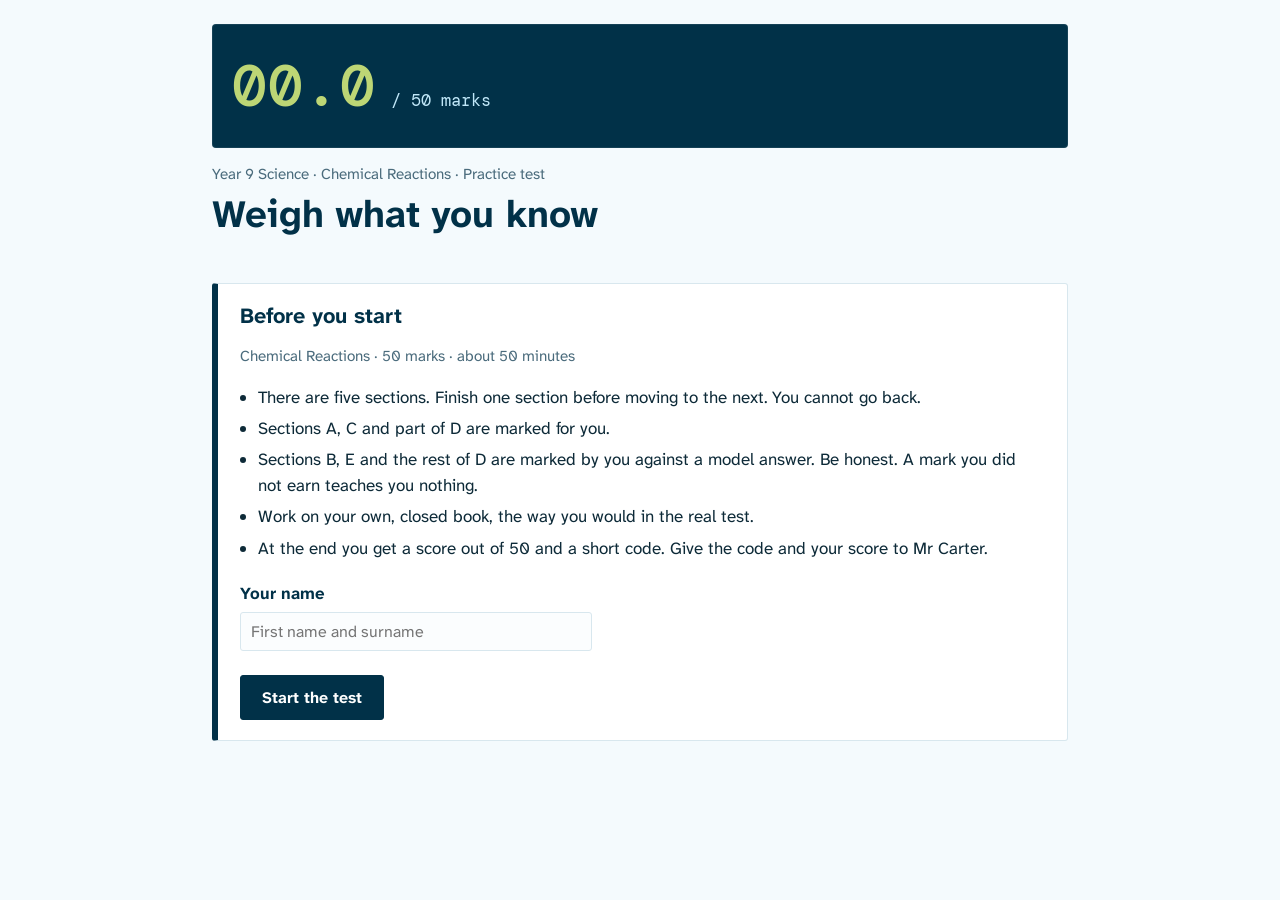
<file: index.html>
<!DOCTYPE html>
<html lang="en-AU">
<head>
<meta charset="utf-8">
<meta name="viewport" content="width=device-width, initial-scale=1">
<title>Chemical Reactions Practice Test — Year 9 Science</title>
<link rel="preconnect" href="https://fonts.googleapis.com">
<link rel="preconnect" href="https://fonts.gstatic.com" crossorigin>
<link href="https://fonts.googleapis.com/css2?family=Atkinson+Hyperlegible+Next:ital,wght@0,400;0,600;0,700;1,400&family=DM+Mono:wght@400;500&display=swap" rel="stylesheet">
<style>
:root{
  --teal:#013148;
  --teal-mid:#0a4a68;
  --lime:#BDD675;
  --coral:#F46E63;
  --pink:#F38C9F;
  --sky:#C0E7F8;
  --sage:#7AC698;
  --paper:#F4FAFD;
  --card:#ffffff;
  --ink:#0d2a38;
  --muted:#4a6b7c;
  --rule:#d8e7ee;
  --accent:var(--sky);
}
*{box-sizing:border-box}
html{-webkit-text-size-adjust:100%}
body{
  margin:0;
  background:var(--paper);
  color:var(--ink);
  font-family:"Atkinson Hyperlegible Next",system-ui,sans-serif;
  font-size:17px;
  line-height:1.55;
}
.wrap{max-width:56rem;margin:0 auto;padding:1.5rem 1.25rem 5rem}
h1,h2,h3{line-height:1.2;margin:0}

/* ---------- readout ---------- */
.readout{
  background:var(--teal);
  border-radius:4px;
  padding:1.1rem 1.25rem;
  display:flex;
  align-items:baseline;
  gap:.9rem;
  flex-wrap:wrap;
  box-shadow:inset 0 0 0 1px rgba(255,255,255,.08);
}
.readout .digits{
  font-family:"DM Mono",ui-monospace,monospace;
  font-size:clamp(2.4rem,9vw,3.6rem);
  font-weight:500;
  color:var(--lime);
  letter-spacing:.02em;
}
.readout .unit{
  font-family:"DM Mono",ui-monospace,monospace;
  color:var(--sky);
  font-size:1.05rem;
}
.readout .tag{
  margin-left:auto;
  color:#9dc4d6;
  font-size:.85rem;
  font-family:"DM Mono",ui-monospace,monospace;
}

/* ---------- masthead ---------- */
header.mast{margin:0 0 1.75rem}
header.mast .kicker{color:var(--muted);font-size:.95rem;margin:.9rem 0 .3rem}
header.mast h1{font-size:clamp(1.7rem,5vw,2.4rem);color:var(--teal);font-weight:700}

/* ---------- panels ---------- */
.panel{
  background:var(--card);
  border:1px solid var(--rule);
  border-left:6px solid var(--accent);
  border-radius:3px;
  padding:1.25rem 1.4rem;
  margin:0 0 1.25rem;
}
.panel h2{font-size:1.35rem;color:var(--teal);margin-bottom:.15rem}
.panel h3{font-size:1.05rem;color:var(--teal);margin:1.4rem 0 .5rem}
.panel .sub{color:var(--muted);font-size:.95rem}
ul.plain{margin:.6rem 0 0;padding-left:1.1rem}
ul.plain li{margin:.3rem 0}

/* ---------- progress ---------- */
.progress{display:flex;gap:.4rem;margin:0 0 1.1rem;flex-wrap:wrap}
.progress .step{
  flex:1 1 4rem;
  border:1px solid var(--rule);
  background:#fff;
  border-radius:2px;
  padding:.35rem .5rem;
  font-size:.8rem;
  color:var(--muted);
  text-align:center;
}
.progress .step.done{background:var(--teal);color:#fff;border-color:var(--teal)}
.progress .step.now{background:var(--lime);border-color:#9dba52;color:var(--teal);font-weight:700}

/* ---------- questions ---------- */
.q{padding:1.1rem 0;border-top:1px solid var(--rule)}
.q:first-of-type{border-top:0}
.q .stem{display:flex;gap:.7rem;align-items:flex-start}
.q .num{
  font-family:"DM Mono",ui-monospace,monospace;
  color:var(--teal);
  font-weight:500;
  min-width:1.9rem;
}
.q .marks{color:var(--muted);font-size:.85rem;white-space:nowrap;margin-left:auto;padding-left:.6rem}
.opts{margin:.6rem 0 0 2.6rem;display:grid;gap:.35rem}
.opt{display:flex;gap:.6rem;align-items:flex-start;padding:.4rem .55rem;border-radius:3px;cursor:pointer}
.opt:hover{background:#eef7fb}
.opt input{margin-top:.35rem;accent-color:var(--teal);width:1.05rem;height:1.05rem;flex:none}
.opt.correct{background:#e8f5ec;box-shadow:inset 3px 0 0 var(--sage)}
.opt.wrong{background:#fdecea;box-shadow:inset 3px 0 0 var(--coral)}
textarea{
  width:100%;margin:.6rem 0 0;padding:.7rem .8rem;
  border:1px solid var(--rule);border-radius:3px;
  font-family:inherit;font-size:1rem;line-height:1.5;background:#fbfdfe;color:var(--ink);
  resize:vertical;min-height:5.5rem;
}
input[type=text],input[type=number]{
  padding:.5rem .6rem;border:1px solid var(--rule);border-radius:3px;
  font-family:inherit;font-size:1rem;background:#fbfdfe;color:var(--ink);
}
textarea:focus,input:focus,button:focus-visible,.opt:focus-within{outline:3px solid var(--teal);outline-offset:2px}

/* ---------- balancing ---------- */
.eq{margin:.7rem 0 0 2.6rem;display:flex;flex-wrap:wrap;align-items:center;gap:.4rem;font-size:1.15rem}
.eq input{width:3.1rem;text-align:center;font-family:"DM Mono",ui-monospace,monospace}
.eq .arrow{color:var(--teal);padding:0 .2rem}
.eq.correct input{border-color:var(--sage);background:#eef8f1}
.eq.wrong input{border-color:var(--coral);background:#fdf0ef}

/* ---------- data table ---------- */
table.data{border-collapse:collapse;margin:.9rem 0 0;width:100%;font-size:.95rem}
table.data th,table.data td{border:1px solid var(--rule);padding:.45rem .6rem;text-align:left}
table.data th{background:#eef7fb;color:var(--teal)}
table.data td:first-child{font-family:"DM Mono",ui-monospace,monospace}

/* ---------- self marking ---------- */
.model{
  margin:.7rem 0 0 2.6rem;background:#f3f9f5;border-left:4px solid var(--sage);
  padding:.7rem .9rem;border-radius:0 3px 3px 0;font-size:.97rem;
}
.model strong{color:var(--teal)}
.marker{margin:.7rem 0 0 2.6rem;display:flex;gap:.45rem;align-items:center;flex-wrap:wrap}
.marker .lab{font-size:.9rem;color:var(--muted);margin-right:.2rem}
.marker button{
  font-family:"DM Mono",ui-monospace,monospace;font-size:1rem;
  min-width:2.5rem;padding:.35rem .5rem;cursor:pointer;
  border:1px solid var(--rule);background:#fff;color:var(--ink);border-radius:3px;
}
.marker button[aria-pressed=true]{background:var(--teal);color:#fff;border-color:var(--teal)}
.fb{margin:.55rem 0 0 2.6rem;font-size:.95rem;font-weight:600}
.fb.ok{color:#2f7a4d}
.fb.no{color:#c0392b}
.hidden{display:none}

/* ---------- buttons ---------- */
.actions{display:flex;gap:.7rem;flex-wrap:wrap;margin:1.5rem 0 0}
.btn{
  font-family:inherit;font-size:1rem;font-weight:700;
  padding:.7rem 1.3rem;border-radius:3px;cursor:pointer;border:1px solid var(--teal);
  background:var(--teal);color:#fff;
}
.btn:hover{background:var(--teal-mid)}
.btn.ghost{background:#fff;color:var(--teal)}
.btn.ghost:hover{background:#eef7fb}
.btn:disabled{opacity:.45;cursor:not-allowed}

/* ---------- results ---------- */
.scoretable{border-collapse:collapse;width:100%;margin:1.1rem 0 0}
.scoretable th,.scoretable td{border-bottom:1px solid var(--rule);padding:.55rem .4rem;text-align:left}
.scoretable th{color:var(--teal);font-size:.9rem}
.scoretable td.n{font-family:"DM Mono",ui-monospace,monospace;text-align:right;white-space:nowrap}
.scoretable tr.total td{font-weight:700;border-top:2px solid var(--teal);border-bottom:0}
.code{
  margin:1.3rem 0 0;background:var(--teal);color:#fff;border-radius:4px;padding:1rem 1.2rem;
}
.code .val{font-family:"DM Mono",ui-monospace,monospace;font-size:2rem;color:var(--lime);letter-spacing:.12em}
.code p{margin:.4rem 0 0;font-size:.93rem;color:#bcd9e6}
.timer{font-family:"DM Mono",ui-monospace,monospace;color:var(--muted);font-size:.9rem}

@media (max-width:520px){
  .opts,.eq,.model,.marker,.fb{margin-left:0}
  body{font-size:16px}
}
@media (prefers-reduced-motion:no-preference){
  .panel{animation:rise .25s ease-out}
  @keyframes rise{from{opacity:0;transform:translateY(6px)}to{opacity:1;transform:none}}
}
@media print{
  .actions,.progress{display:none}
  body{background:#fff}
}
</style>
</head>
<body>
<div class="wrap">

<header class="mast">
  <div class="readout">
    <span class="digits" id="readout">00.0</span>
    <span class="unit">/ 50 marks</span>
    <span class="tag" id="timer"></span>
  </div>
  <p class="kicker">Year 9 Science · Chemical Reactions · Practice test</p>
  <h1>Weigh what you know</h1>
</header>

<div class="progress" id="progress" hidden></div>
<main id="main"></main>

</div>

<script>
"use strict";

/* ============ content ============ */

const SECTIONS = [
  {
    id:"A", title:"Section A — Multiple choice", accent:"var(--lime)",
    blurb:"Choose the best answer. One mark each.", marks:10,
    items:[
      {t:"mc", q:"A substance made of two or more different elements chemically joined together is called:",
       opts:["a mixture","an element","a compound","a solution"], a:2, m:1},
      {t:"mc", q:"Which of the following is an element?",
       opts:["NaCl","Fe","CO<sub>2</sub>","Air"], a:1, m:1},
      {t:"mc", q:"How many atoms in total are in one unit of Ca(NO<sub>3</sub>)<sub>2</sub>?",
       opts:["5","6","9","11"], a:2, m:1},
      {t:"mc", q:"How many oxygen atoms are in Al<sub>2</sub>(SO<sub>4</sub>)<sub>3</sub>?",
       opts:["4","7","9","12"], a:3, m:1},
      {t:"mc", q:"Which of the following is a chemical change?",
       opts:["Crushing chalk into powder","Iron rusting in damp air","Boiling water in a kettle","Dissolving sugar in tea"], a:1, m:1},
      {t:"mc", q:"Which observation is the strongest evidence that a chemical reaction has occurred?",
       opts:["A solid dissolving to make a clear solution","Steam rising from a hot beaker","A new gas bubbling out of a mixture that also gets hot","A liquid changing shape when it is poured"], a:2, m:1},
      {t:"mc", q:"In the equation 2Na + Cl<sub>2</sub> → 2NaCl, the product is:",
       opts:["Na only","Cl<sub>2</sub> only","2Na and Cl<sub>2</sub>","2NaCl"], a:3, m:1},
      {t:"mc", q:"The state symbol (s) tells you the substance is:",
       opts:["a solid","dissolved in water","a gas","a pure liquid"], a:0, m:1},
      {t:"mc", q:"Iron wool is heated in an open crucible sitting on a balance. It glows and turns black. The balance reading will:",
       opts:["increase","decrease","stay the same","decrease then increase"], a:0, m:1},
      {t:"mc", q:"When you balance an equation, which part of a formula must you never change?",
       opts:["the coefficient in front","the subscripts inside","the state symbol","the arrow"], a:1, m:1}
    ]
  },
  {
    id:"B", title:"Section B — Short answer", accent:"var(--coral)",
    blurb:"Write your answer, then mark yourself against the model answer. 14 marks.", marks:14,
    items:[
      {t:"self", q:"Explain the difference between an element and a compound.", m:2,
       model:"An element contains only one type of atom and cannot be broken down into anything simpler by a chemical reaction (for example copper, Cu). A compound contains two or more different elements chemically bonded together in fixed proportions, and it can be broken down chemically into its elements (for example water, H<sub>2</sub>O).",
       guide:"1 mark for each idea, clearly stated. An example on its own does not earn the mark."},
      {t:"self", q:"State how many atoms of each element are in Mg(NO<sub>3</sub>)<sub>2</sub>.", m:2,
       model:"Magnesium: 1. Nitrogen: 2. Oxygen: 6. The subscript 2 outside the bracket multiplies everything inside it.",
       guide:"2 marks for all three correct. 1 mark for one error. 0 for two or more errors."},
      {t:"self", q:"Define a chemical change and give one example.", m:2,
       model:"A chemical change produces one or more new substances with different properties, and it is usually difficult to reverse. Example: burning methane in a Bunsen burner produces carbon dioxide and water.",
       guide:"1 mark for the definition mentioning new substances, 1 mark for a valid example."},
      {t:"self", q:"List four observable signs that a chemical reaction has occurred.", m:2,
       model:"Any four of: a colour change, a gas produced (bubbling or fizzing), a precipitate (solid) forming, a temperature change, light or sound produced, a new smell.",
       guide:"2 marks for four correct signs, 1 mark for two or three, 0 for one."},
      {t:"self", q:"Explain the difference between the state symbols (g) and (aq).", m:3,
       model:"(g) means the substance is a gas: its particles are spread far apart and move freely, filling whatever container it is in. (aq) means aqueous: the substance is dissolved in water, so its particles are mixed among the water particles. A substance labelled (aq) is not a gas, and it is not pure water either, it is a solution.",
       guide:"1 mark for gas explained, 1 mark for dissolved in water explained, 1 mark for making the contrast clear."},
      {t:"self", q:"State the law of conservation of mass, then explain in terms of atoms why it must be true.", m:3,
       model:"The law of conservation of mass says that in a chemical reaction the total mass of the reactants equals the total mass of the products. Mass is not created or destroyed. This must be true because a reaction only rearranges atoms: the bonds between atoms break and new bonds form, but no atom disappears and no new atom appears. The same atoms are present before and after, so the total mass is unchanged.",
       guide:"1 mark for stating the law, 1 mark for atoms being rearranged not created or destroyed, 1 mark for linking the same atoms to the same total mass."}
    ]
  },
  {
    id:"C", title:"Section C — Balancing equations", accent:"var(--sky)",
    blurb:"Type a coefficient in every box. Use 1 where no extra number is needed. 2 marks each.", marks:8,
    items:[
      {t:"bal", m:2, parts:["N<sub>2</sub>","H<sub>2</sub>"], prods:["NH<sub>3</sub>"], a:[1,3,2]},
      {t:"bal", m:2, parts:["Na","Cl<sub>2</sub>"], prods:["NaCl"], a:[2,1,2]},
      {t:"bal", m:2, parts:["C<sub>3</sub>H<sub>8</sub>","O<sub>2</sub>"], prods:["CO<sub>2</sub>","H<sub>2</sub>O"], a:[1,5,3,4]},
      {t:"bal", m:2, parts:["Fe","O<sub>2</sub>"], prods:["Fe<sub>2</sub>O<sub>3</sub>"], a:[4,3,2]}
    ]
  },
  {
    id:"D", title:"Section D — Practical and data", accent:"var(--sage)",
    blurb:"Use the results table to answer the questions. 10 marks.", marks:10,
    intro:`<p>A Year 9 class dropped marble chips (calcium carbonate) into hydrochloric acid and recorded the mass of the container and contents every 30 seconds. They ran the reaction twice, once in an open conical flask and once in a sealed plastic bottle.</p>
    <table class="data">
      <thead><tr><th>Time (s)</th><th>Open flask (g)</th><th>Sealed bottle (g)</th></tr></thead>
      <tbody>
        <tr><td>0</td><td>210.50</td><td>210.50</td></tr>
        <tr><td>30</td><td>209.62</td><td>210.50</td></tr>
        <tr><td>60</td><td>209.05</td><td>210.50</td></tr>
        <tr><td>90</td><td>208.74</td><td>210.50</td></tr>
        <tr><td>120</td><td>208.66</td><td>210.50</td></tr>
        <tr><td>150</td><td>208.66</td><td>210.50</td></tr>
      </tbody>
    </table>`,
    items:[
      {t:"num", q:"Calculate the total mass lost from the open flask. Give your answer in grams.", m:2, a:1.84, tol:0.005, unit:"g",
       model:"210.50 g − 208.66 g = 1.84 g"},
      {t:"text", q:"Name the gas that escaped from the open flask.", m:1, accept:["carbon dioxide","co2","co₂","carbon dioxide gas"],
       model:"Carbon dioxide."},
      {t:"self", q:"Explain why the mass of the open flask decreased.", m:1,
       model:"The carbon dioxide produced by the reaction escaped from the open flask into the room, so the gas was no longer being weighed.",
       guide:"1 mark for gas leaving the open system."},
      {t:"self", q:"Explain why the mass of the sealed bottle did not change.", m:2,
       model:"The bottle was sealed, so the carbon dioxide could not escape. It stayed inside the bottle and was still sitting on the balance, so every atom present at the start was still being weighed at the end. The atoms were only rearranged into new substances, not lost.",
       guide:"1 mark for the gas being trapped, 1 mark for linking this to no atoms leaving the system."},
      {t:"self", q:"The open flask reading stopped changing after 120 seconds. What does this tell you about the reaction?", m:2,
       model:"The reaction had finished by 120 seconds. No more gas was being produced, so no more mass was being lost. One of the reactants, most likely the marble chips or the acid, had been completely used up.",
       guide:"1 mark for the reaction finishing, 1 mark for a reactant being used up or no more gas being produced."},
      {t:"self", q:"Do these results support the law of conservation of mass? Justify your answer using the data.", m:2,
       model:"Yes. The sealed bottle stayed at 210.50 g for the whole 150 seconds, which shows that when nothing can escape, the total mass does not change. The open flask appeared to lose 1.84 g, but that mass was not destroyed. It left as carbon dioxide gas. If that escaped gas could have been weighed as well, the total would still be 210.50 g.",
       guide:"1 mark for using the sealed bottle data as evidence, 1 mark for explaining the open flask loss as escaped gas rather than destroyed mass."}
    ]
  },
  {
    id:"E", title:"Section E — Extended response", accent:"var(--pink)",
    blurb:"Answer in full paragraphs using correct scientific vocabulary. 8 marks.", marks:8,
    intro:`<p>A student seals two spoons of bicarbonate of soda and a beaker of vinegar inside a strong zip-lock bag and places the whole bag on an electronic balance. The mixture fizzes loudly, the bag puffs up like a pillow, and the bag feels cold to touch. Through all of this the balance reading stays exactly the same.</p>
    <p>The student then opens one corner of the bag. The reading immediately begins to drop.</p>`,
    items:[
      {t:"essay", m:8,
       q:"Explain the chemistry of what has happened. In your answer you should:",
       bullets:[
         "state whether this is a physical or a chemical change, and give two signs as evidence",
         "name the reactants and the products, and write a word equation",
         "explain why the balance reading did not change while the bag was sealed, referring to the law of conservation of mass",
         "explain why the reading dropped once the bag was opened, and predict what the balance would have shown if the reaction had been run in an open beaker from the start"
       ],
       model:`<p><strong>Chemical change (2 marks).</strong> This is a chemical change. Evidence includes the production of a new gas (fizzing and the bag inflating) and the temperature drop, which shows energy was absorbed. A new substance has been made and the change cannot easily be reversed.</p>
       <p><strong>Reactants, products and word equation (2 marks).</strong> The reactants are bicarbonate of soda (sodium hydrogen carbonate) and vinegar (acetic acid). The products are carbon dioxide gas, water and a salt (sodium acetate).<br>
       bicarbonate of soda + vinegar → carbon dioxide + water + sodium acetate</p>
       <p><strong>Why the sealed reading stayed the same (2 marks).</strong> The bag was a closed system. The carbon dioxide produced was trapped inside the bag, so it was still being weighed by the balance even though it had changed from a solid and a liquid into a gas. The reaction only rearranged the atoms present at the start. No atoms were created and none were destroyed, so the total mass stayed the same. This is the law of conservation of mass.</p>
       <p><strong>Opening the bag, and the open beaker prediction (2 marks).</strong> Opening the corner turned the closed system into an open one. The carbon dioxide escaped into the room, so it was no longer sitting on the balance and the reading fell. The mass was not destroyed, it just left the balance. If the reaction had been run in an open beaker from the start, the reading would have fallen steadily from the beginning and then levelled off once the reaction finished, because the gas would have escaped as fast as it was made.</p>`,
       guide:"Award up to 2 marks for each of the four bullet points. Full marks need correct vocabulary: reactants, products, closed system, conservation of mass."}
    ]
  }
];

/* ============ state ============ */

const state = { idx:-1, mc:{}, bal:{}, num:{}, txt:{}, self:{}, essay:"", name:"", started:null, checked:{} };
const el = id => document.getElementById(id);
const main = el("main");

/* ============ helpers ============ */

function key(sec,i){ return sec.id + i; }

function sectionScore(sec){
  let s = 0;
  sec.items.forEach((it,i)=>{
    const k = key(sec,i);
    if(it.t==="mc"){ if(state.mc[k]===it.a) s += it.m; }
    else if(it.t==="bal"){ if(balCorrect(it,k)) s += it.m; }
    else if(it.t==="num"){ if(numCorrect(it,k)) s += it.m; }
    else if(it.t==="text"){ s += textCorrect(it,k) ? it.m : (state.self[k] || 0); }
    else { s += (state.self[k] || 0); }
  });
  return s;
}

function balCorrect(it,k){
  const v = state.bal[k];
  if(!v) return false;
  return it.a.every((n,j)=> Number(v[j]) === n);
}
function numCorrect(it,k){
  const v = parseFloat(state.num[k]);
  return !isNaN(v) && Math.abs(v - it.a) <= it.tol;
}
function textCorrect(it,k){
  const v = (state.txt[k]||"").trim().toLowerCase().replace(/[.,]/g,"");
  return it.accept.some(a => v === a || v.includes(a));
}
function totalScore(){ return SECTIONS.reduce((t,s)=> t + sectionScore(s), 0); }

function setReadout(val,max){
  el("readout").textContent = Number(val).toFixed(1).padStart(4,"0");
  if(max) document.querySelector(".readout .unit").textContent = "/ " + max + " marks";
}

function drawProgress(){
  const p = el("progress");
  if(state.idx < 0){ p.hidden = true; return; }
  p.hidden = false;
  p.innerHTML = SECTIONS.map((s,i)=>{
    const cls = i < state.idx ? "step done" : (i === state.idx ? "step now" : "step");
    return `<div class="${cls}">${s.id} · ${s.marks}</div>`;
  }).join("") + `<div class="${state.idx>=SECTIONS.length?"step now":"step"}">Result</div>`;
}

function startTimer(){
  state.started = Date.now();
  const t = el("timer");
  setInterval(()=>{
    if(!state.started) return;
    const s = Math.floor((Date.now()-state.started)/1000);
    t.textContent = String(Math.floor(s/60)).padStart(2,"0") + ":" + String(s%60).padStart(2,"0");
  },1000);
}

/* completion code: derived from the score so the teacher can verify it */
function makeCode(score){
  const L = "BCDFGHJKLMNPQRSTVWXYZ";
  const a = L[(score*5+3) % 21];
  const b = L[(score*11+7) % 21];
  const n = String((score*13+29) % 100).padStart(2,"0");
  return a + b + n;
}

/* ============ screens ============ */

function renderIntro(){
  main.innerHTML = `
  <section class="panel" style="--accent:var(--teal)">
    <h2>Before you start</h2>
    <p class="sub">Chemical Reactions · 50 marks · about 50 minutes</p>
    <ul class="plain">
      <li>There are five sections. Finish one section before moving to the next. You cannot go back.</li>
      <li>Sections A, C and part of D are marked for you.</li>
      <li>Sections B, E and the rest of D are marked by you against a model answer. Be honest. A mark you did not earn teaches you nothing.</li>
      <li>Work on your own, closed book, the way you would in the real test.</li>
      <li>At the end you get a score out of 50 and a short code. Give the code and your score to Mr Carter.</li>
    </ul>
    <h3>Your name</h3>
    <input type="text" id="nameIn" placeholder="First name and surname" style="width:min(100%,22rem)" autocomplete="name">
    <div class="actions">
      <button class="btn" id="go">Start the test</button>
    </div>
  </section>`;
  el("go").onclick = ()=>{
    state.name = el("nameIn").value.trim();
    state.idx = 0;
    startTimer();
    renderSection();
  };
}

function itemHTML(sec,it,i){
  const k = key(sec,i);
  const num = globalNumber(sec,i);
  let body = "";

  if(it.t==="mc"){
    body = `<div class="opts" role="radiogroup" aria-label="Question ${num}">` +
      it.opts.map((o,j)=>`
        <label class="opt" data-k="${k}" data-j="${j}">
          <input type="radio" name="q${k}" value="${j}">
          <span>${o}</span>
        </label>`).join("") + `</div>`;
  }
  else if(it.t==="bal"){
    let n = 0, html = "";
    it.parts.forEach((p,j)=>{
      if(j) html += `<span>+</span>`;
      html += `<input type="number" min="1" max="20" inputmode="numeric" aria-label="coefficient ${n+1}" data-k="${k}" data-j="${n}"><span>${p}</span>`;
      n++;
    });
    html += `<span class="arrow">→</span>`;
    it.prods.forEach((p,j)=>{
      if(j) html += `<span>+</span>`;
      html += `<input type="number" min="1" max="20" inputmode="numeric" aria-label="coefficient ${n+1}" data-k="${k}" data-j="${n}"><span>${p}</span>`;
      n++;
    });
    body = `<div class="eq" id="eq${k}">${html}</div>`;
  }
  else if(it.t==="num"){
    body = `<div class="opts"><span><input type="number" step="0.01" data-num="${k}" style="width:7rem"> ${it.unit}</span></div>`;
  }
  else if(it.t==="text"){
    body = `<div class="opts"><input type="text" data-txt="${k}" style="width:min(100%,18rem)"></div>`;
  }
  else if(it.t==="essay"){
    body = `<ul class="plain">${it.bullets.map(b=>`<li>${b}</li>`).join("")}</ul>
      <textarea data-essay="1" rows="14" placeholder="Write your full answer here."></textarea>`;
  }
  else {
    body = `<textarea data-self="${k}" placeholder="Write your answer here."></textarea>`;
  }

  return `<div class="q">
    <div class="stem">
      <span class="num">${num}.</span>
      <span>${it.q || ""}</span>
      <span class="marks">${it.m} ${it.m===1?"mark":"marks"}</span>
    </div>
    ${body}
    <div class="fb hidden" id="fb${k}"></div>
    <div class="model hidden" id="md${k}"></div>
    <div class="marker hidden" id="mk${k}"></div>
  </div>`;
}

function globalNumber(sec,i){
  let n = 0;
  for(const s of SECTIONS){
    if(s.id === sec.id) return n + i + 1;
    n += s.items.length;
  }
  return n + i + 1;
}

function renderSection(){
  const sec = SECTIONS[state.idx];
  drawProgress();
  setReadout(totalScore(), 50);
  main.innerHTML = `
  <section class="panel" style="--accent:${sec.accent}">
    <h2>${sec.title}</h2>
    <p class="sub">${sec.blurb}</p>
    ${sec.intro || ""}
    ${sec.items.map((it,i)=>itemHTML(sec,it,i)).join("")}
    <div class="actions">
      <button class="btn" id="check">Check this section</button>
      <button class="btn ghost hidden" id="next">Next section</button>
    </div>
  </section>`;
  window.scrollTo({top:0,behavior:"instant"});
  wireInputs(sec);
  el("check").onclick = ()=>checkSection(sec);
  el("next").onclick = ()=>{
    state.idx++;
    if(state.idx >= SECTIONS.length) renderResults(); else renderSection();
  };
}

function wireInputs(sec){
  main.querySelectorAll(".opt").forEach(l=>{
    l.addEventListener("click", ()=>{
      state.mc[l.dataset.k] = Number(l.dataset.j);
    });
  });
  main.querySelectorAll(".eq input").forEach(inp=>{
    inp.addEventListener("input", ()=>{
      const k = inp.dataset.k;
      state.bal[k] = state.bal[k] || [];
      state.bal[k][Number(inp.dataset.j)] = inp.value;
    });
  });
  main.querySelectorAll("[data-num]").forEach(inp=>{
    inp.addEventListener("input", ()=> state.num[inp.dataset.num] = inp.value);
  });
  main.querySelectorAll("[data-txt]").forEach(inp=>{
    inp.addEventListener("input", ()=> state.txt[inp.dataset.txt] = inp.value);
  });
  main.querySelectorAll("[data-essay]").forEach(t=>{
    t.addEventListener("input", ()=> state.essay = t.value);
  });
}

function checkSection(sec){
  sec.items.forEach((it,i)=>{
    const k = key(sec,i);
    const fb = el("fb"+k), md = el("md"+k), mk = el("mk"+k);

    if(it.t==="mc"){
      main.querySelectorAll(`.opt[data-k="${k}"]`).forEach(l=>{
        const j = Number(l.dataset.j);
        l.querySelector("input").disabled = true;
        if(j === it.a) l.classList.add("correct");
        else if(state.mc[k] === j) l.classList.add("wrong");
      });
      const right = state.mc[k] === it.a;
      fb.className = "fb " + (right ? "ok" : "no");
      fb.textContent = right ? "Correct. 1 mark." : "Not this time. The green option is the answer. 0 marks.";
      fb.classList.remove("hidden");
    }
    else if(it.t==="bal"){
      const eq = el("eq"+k);
      const right = balCorrect(it,k);
      eq.classList.add(right ? "correct" : "wrong");
      eq.querySelectorAll("input").forEach(x=>x.disabled = true);
      fb.className = "fb " + (right ? "ok" : "no");
      fb.textContent = right ? "Balanced correctly. 2 marks." : "Not balanced. Correct coefficients: " + it.a.join(", ") + ". 0 marks.";
      fb.classList.remove("hidden");
    }
    else if(it.t==="num" || it.t==="text"){
      const right = it.t==="num" ? numCorrect(it,k) : textCorrect(it,k);
      fb.className = "fb " + (right ? "ok" : "no");
      fb.textContent = right ? `Correct. ${it.m} ${it.m===1?"mark":"marks"}.` : "Not correct. 0 marks.";
      fb.classList.remove("hidden");
      md.innerHTML = `<strong>Model answer:</strong> ${it.model}`;
      md.classList.remove("hidden");
      const inp = main.querySelector(it.t==="num" ? `[data-num="${k}"]` : `[data-txt="${k}"]`);
      if(inp) inp.disabled = true;
      if(it.t==="text" && !right){
        // allow an honest override for a correct answer spelled unusually
        buildMarker(mk,k,it.m,"Marked wrong but you named the right gas? Award it here:");
      }
    }
    else {
      const ta = main.querySelector(it.t==="essay" ? "[data-essay]" : `[data-self="${k}"]`);
      if(ta) ta.disabled = true;
      md.innerHTML = (it.t==="essay" ? it.model : `<strong>Model answer:</strong> ${it.model}`) +
        (it.guide ? `<p style="margin:.5rem 0 0;color:var(--muted)"><strong>Marking:</strong> ${it.guide}</p>` : "");
      md.classList.remove("hidden");
      buildMarker(mk,k,it.m,"Compare your answer with the model, then award yourself:");
    }
  });

  el("check").disabled = true;
  el("next").classList.remove("hidden");
  el("next").textContent = state.idx === SECTIONS.length-1 ? "See my result" : "Next section";
  setReadout(totalScore(), 50);
}

function buildMarker(mk,k,max,label){
  let html = `<span class="lab">${label}</span>`;
  for(let n=0;n<=max;n++){
    html += `<button type="button" data-mark="${k}" data-v="${n}" aria-pressed="false">${n}</button>`;
  }
  mk.innerHTML = html;
  mk.classList.remove("hidden");
  mk.querySelectorAll("button").forEach(b=>{
    b.onclick = ()=>{
      state.self[k] = Number(b.dataset.v);
      mk.querySelectorAll("button").forEach(x=>x.setAttribute("aria-pressed", x===b ? "true" : "false"));
      setReadout(totalScore(), 50);
    };
  });
}

function renderResults(){
  state.started = null;
  drawProgress();
  const total = totalScore();
  setReadout(total, 50);
  const pct = Math.round(total/50*100);
  const rows = SECTIONS.map(s=>{
    const got = sectionScore(s);
    return `<tr><td>${s.title.replace(/^Section /,"")}</td><td class="n">${got} / ${s.marks}</td></tr>`;
  }).join("");
  const weak = SECTIONS.filter(s => sectionScore(s)/s.marks < 0.6).map(s=>s.id);
  const advice = weak.length
    ? `Go back over ${weak.length===1?"section":"sections"} ${weak.join(", ")} before the real test. That is where the marks are sitting.`
    : "Solid across every section. Keep the balancing practice ticking over so it stays quick.";

  main.innerHTML = `
  <section class="panel" style="--accent:var(--lime)">
    <h2>Result${state.name ? " for " + state.name : ""}</h2>
    <p class="sub">${total} out of 50 · ${pct}%</p>
    <table class="scoretable">
      <thead><tr><th>Section</th><th style="text-align:right">Marks</th></tr></thead>
      <tbody>${rows}<tr class="total"><td>Total</td><td class="n">${total} / 50</td></tr></tbody>
    </table>
    <p style="margin-top:1.1rem">${advice}</p>
    <div class="code">
      <div class="val">${makeCode(total)}</div>
      <p>Give this code and your score to Mr Carter. The code is generated from your score, so write both down exactly.</p>
    </div>
    <div class="actions">
      <button class="btn" onclick="window.print()">Print or save this page</button>
      <button class="btn ghost" onclick="location.reload()">Start again</button>
    </div>
  </section>`;
  window.scrollTo({top:0,behavior:"instant"});
}

setReadout(0,50);
renderIntro();
</script>
</body>
</html>
</file>
